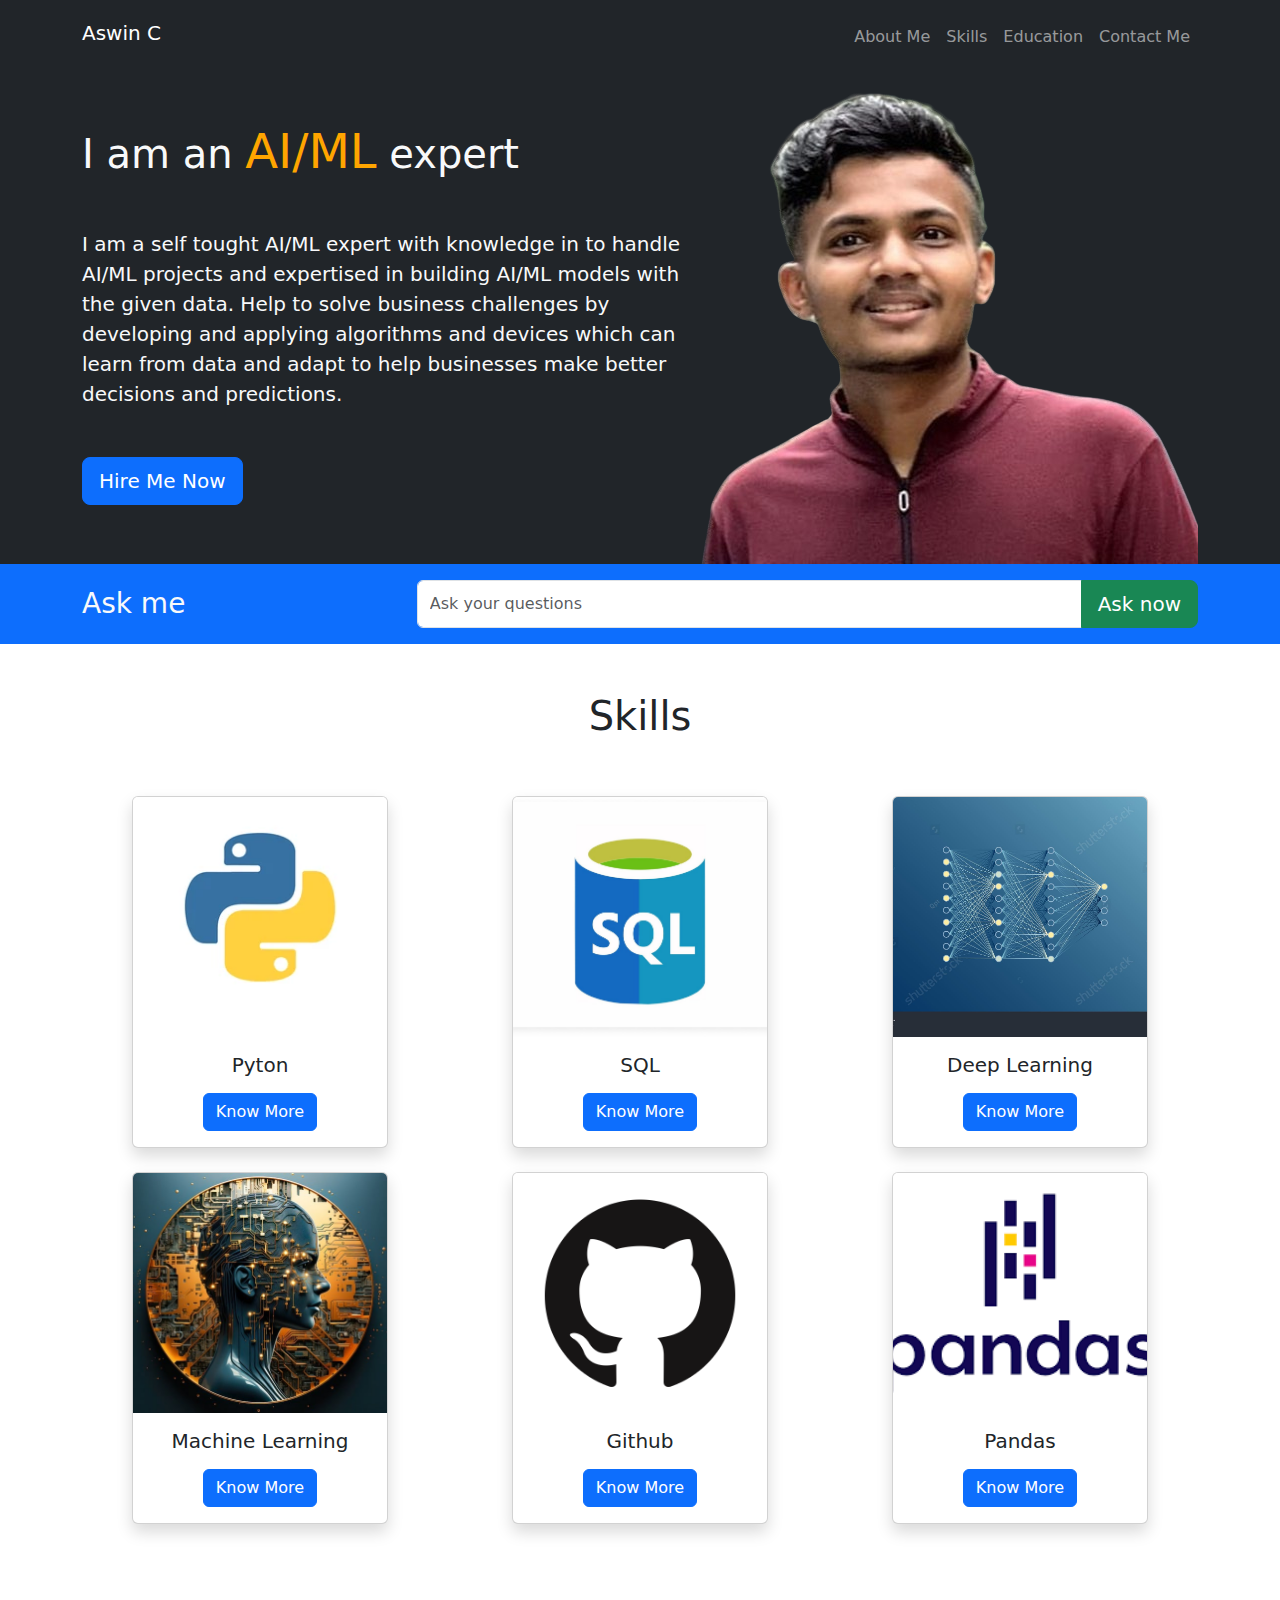
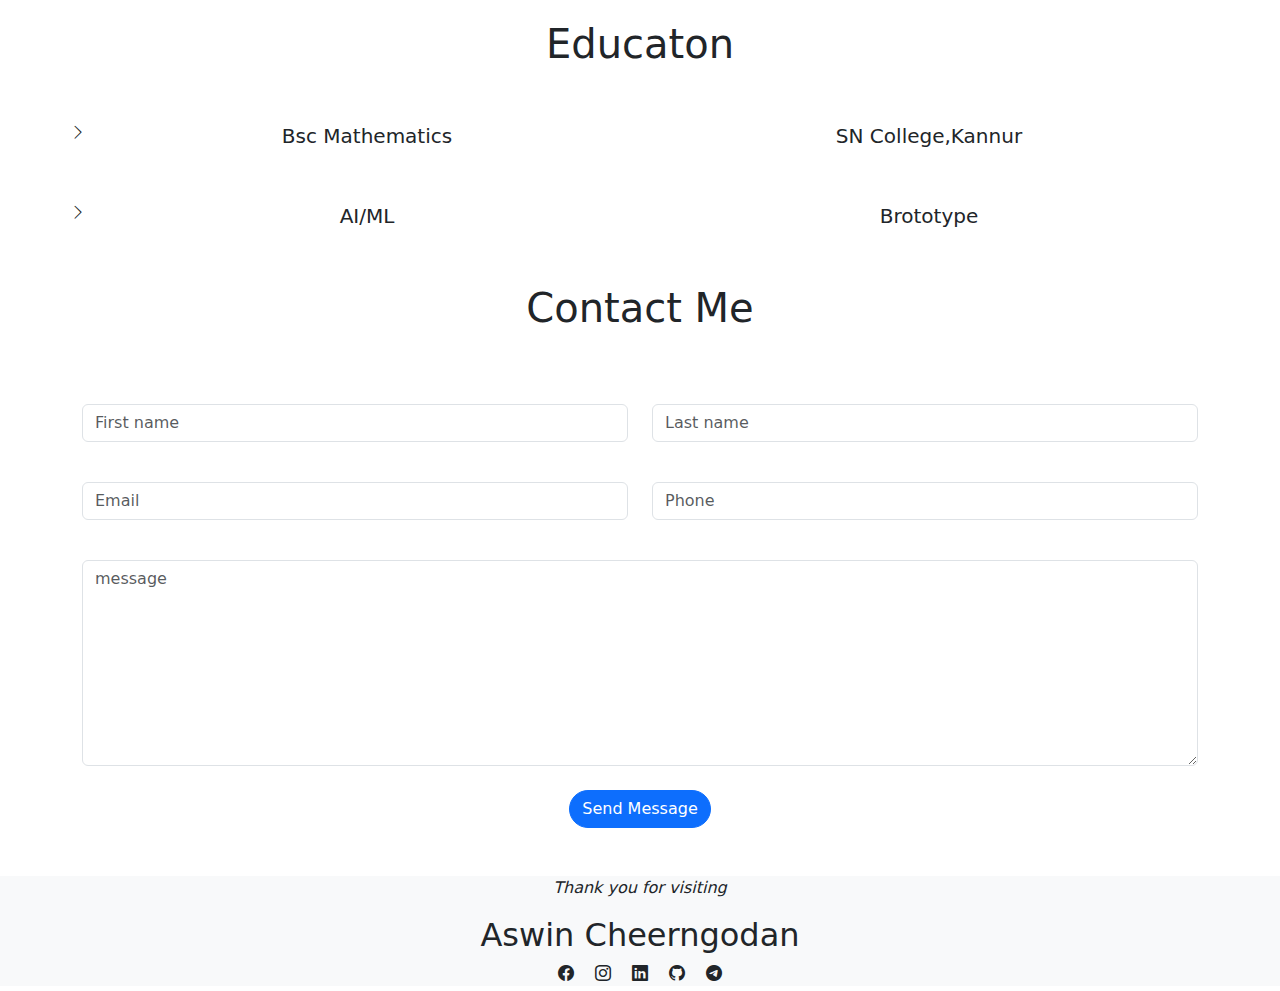
<file: index.html>
<!DOCTYPE html>
<html lang="en">
<head>
    <meta charset="UTF-8">
    <meta name="viewport" content="width=device-width, initial-scale=1.0">
    <title>Document</title>
    <link rel="stylesheet" href="style.css" type="text/css">
    <link href="https://cdn.jsdelivr.net/npm/bootstrap@5.3.3/dist/css/bootstrap.min.css" rel="stylesheet" integrity="sha384-QWTKZyjpPEjISv5WaRU9OFeRpok6YctnYmDr5pNlyT2bRjXh0JMhjY6hW+ALEwIH" crossorigin="anonymous">
    
    <link rel="stylesheet" href="https://cdn.jsdelivr.net/npm/bootstrap-icons@1.11.3/font/bootstrap-icons.min.css">
</head>
<body>
  <!-- navbar -->
  <nav class="navbar navbar-expand-lg bg-dark navbar-dark fixed-top">
    <div class="container py-2">
      <h3 href="" class="navbar-brand">Aswin C</h3>
      <button class="navbar-toggler" type="button" data-bs-toggle="collapse" data-bs-target="#navmenu">
        <span class="navbar-toggler-icon"></span>
      </button>
      
      <div class="collapse navbar-collapse" id="navmenu">
        <ul class="navbar-nav ms-auto">
          <li class="nav-item">
            <a href="#about" class="nav-link">About Me</a>
          </li>
          <li class="nav-item">
            <a href="#skills" class="nav-link">Skills</a>
          </li>
          <li class="nav-item">
            <a href="#education" class="nav-link">Education</a>
          </li>
          <li class="nav-item">
            <a href="#contact" class="nav-link">Contact Me</a>
          </li>
        </ul>
      </div>
    </div>
  </nav>
  <!-- showcase  -->
  <section class="bg-dark text-light p-5 p-lg-0 pt-lg-5 text-center text-md-start " id="about">
    <div class="container pt-3">
      <div class="d-md-flex align-items-center justify-content-between">
        <div>
          <h1>I am an <span class="profession">AI/ML</span> expert</h1>
          <p class="lead my-5">
            I am a self tought AI/ML expert with knowledge in to handle AI/ML projects and expertised in building AI/ML models with the given data. 
            Help to solve business challenges by developing and applying algorithms and devices which can learn from data and adapt to help businesses make better decisions and predictions.
          </p>
          <button class="btn btn-primary btn-lg">Hire Me Now</button>
        </div>
        <img class="img-fluid w-10 h-auto ms-auto" src="images/profile-pic__6_-removebg-preview.png" alt="">
      </div>
    </div>
  </section>
  <!-- ask me  -->
  <section class="bg-primary text-light p-3">
    <div class="container">
      <div class="d-md-flex justify-conetnt-between align-items-center">
        <h3 class="mb-3 mb-md-0">Ask me</h3>

        <div class="input-group qsn-input ms-auto">
          <input type="text" class="form-control" placeholder="Ask your questions">
          <button class="btn btn-success btn-lg" type="button">Ask now</button>
        </div>
      </div>
    </div>
  </section>
  <!-- boxes  -->
  <section class="p-5 pt-0 " id="skills">
    <div class="container">
      <div class="h1 text-center p-5 mt-0">Skills</div>
      <div class="row text-center g-4 justify-content-between">
        <div class="col-md-6 col-lg-4">
          <div class="card m-auto shadow"style="width: 16rem;">
            <img src="images/vector-illustration-icon-python-programming-260nw-1397241389.webp" class="card-img-top img-in-card" alt="...">
            <div class="card-body">
              <h5 class="card-title">Pyton</h5>
              <p class="card-text"></p>
              <a href="#" class="btn btn-primary">Know More</a>
            </div>
          </div>
        </div>
        <div class="col-md-6 col-lg-4">
          <div class="card m-auto shadow" style="width: 16rem;">
            <img src="images/IMG_3349.jpg" class="card-img-top img-in-card" alt="..." >
            <div class="card-body">
              <h5 class="card-title">SQL</h5>
              <p class="card-text"></p>
              <a href="#" class="btn btn-primary">Know More</a>
            </div>
          </div>
        </div>
        <div class="col-md-6 col-lg-4">
          <div class="card m-auto shadow" style="width: 16rem;">
            <img src="images/stock-vector-architecture-of-convolutional-neural-network-in-vector-how-ai-work-data-science-machine-learning-2216548059.jpg" class="card-img-top img-in-card" alt="...">
            <div class="card-body">
              <h5 class="card-title">Deep Learning</h5>
              <p class="card-text"></p>
              <a href="#" class="btn btn-primary">Know More</a>
            </div>
          </div>
        </div>
        <div class="col-md-6 col-lg-4">
          <div class="card m-auto shadow" style="width: 16rem;">
            <img src="images/ai-generated-8188691_640.jpg" class="card-img-top img-in-card" alt="...">
            <div class="card-body">
              <h5 class="card-title">Machine Learning</h5>
              <p class="card-text"></p>
              <a href="#" class="btn btn-primary">Know More</a>
            </div>
          </div>
        </div>
        <div class="col-md-6 col-lg-4">
          <div class="card m-auto shadow" style="width: 16rem;">
            <img src="images/GitHub-Mark-ea2971cee799.png" class="card-img-top img-in-card" alt="...">
            <div class="card-body">
              <h5 class="card-title">Github</h5>
              <p class="card-text"></p>
              <a href="#" class="btn btn-primary">Know More</a>
            </div>
          </div>
        </div>
        <div class="col-md-6 col-lg-4">
          <div class="card m-auto shadow" style="width: 16rem;">
            <img src="images/images.png" class="card-img-top img-in-card" alt="...">
            <div class="card-body">
              <h5 class="card-title">Pandas</h5>
              <p class="card-text"></p>
              <a href="#" class="btn btn-primary">Know More</a>
            </div>
          </div>
        </div>
      </div>
    </div>
  </section>
  <!-- Educaton -->
  <section class="pt-5 text-center" id="education">
    <div class="container">
      <h1>Educaton</h1>
      <div class="row py-5 bi bi-chevron-right">
        <div class="col">
          <h5>Bsc Mathematics</h5>
        </div>
        <div class="col">
          <h5>SN College,Kannur</h5>
        </div>
      </div>
      <div class="row bi bi-chevron-right">
        <div class="col">
          <h5>AI/ML</h5>
        </div>
        <div class="col">
          <h5>Brototype</h5>
        </div>
      </div>
    </div>
  </section>
  <!-- forms -->
  <section class="my-5 " id="contact">
    <div class="container text-center">
      <h1>Contact Me</h1>
      <div class="row g-4 mt-5">
        <div class="col">
          <input type="text" class="form-control" placeholder="First name" aria-label="First name">
        </div>
        <div class="col">
          <input type="text" class="form-control" placeholder="Last name" aria-label="Last name">
        </div>
      </div>
      <div class="row g-4 mt-3">
        <div class="col">
          <input type="text" class="form-control" placeholder="Email">
        </div>
        <div class="col">
          <input type="text" class="form-control" placeholder="Phone">
        </div>
      </div>
      <div class="row g-4 mt-3">
        <div class="col">
          <textarea type="text" class="form-control" placeholder="message" rows="8"></textarea>
        </div>
      </div>
      <button class="btn btn-primary mt-4 rounded-pill">Send Message</button>
    </div>
  </section>
  <!-- footer -->
  <section class="text-center bg-light">
    <div class="container">
      <div class="row">
       <p class="fst-italic">Thank you for visiting</p>
      </div>
      <div class="row">
       <h2>Aswin Cheerngodan</h2>
      </div>
       <i class="bi bi-facebook p-2" role="button"></i>
       <i class="bi bi-instagram p-2"></i>
       <i class="bi bi-linkedin p-2"></i>
       <i class="bi bi-github p-2"></i>
       <i class="bi bi-telegram p-2"></i>
    
    </div>
  </section>
  <script src="https://cdn.jsdelivr.net/npm/bootstrap@5.3.3/dist/js/bootstrap.bundle.min.js" integrity="sha384-YvpcrYf0tY3lHB60NNkmXc5s9fDVZLESaAA55NDzOxhy9GkcIdslK1eN7N6jIeHz" crossorigin="anonymous"></script>
</body>
</html>
</file>
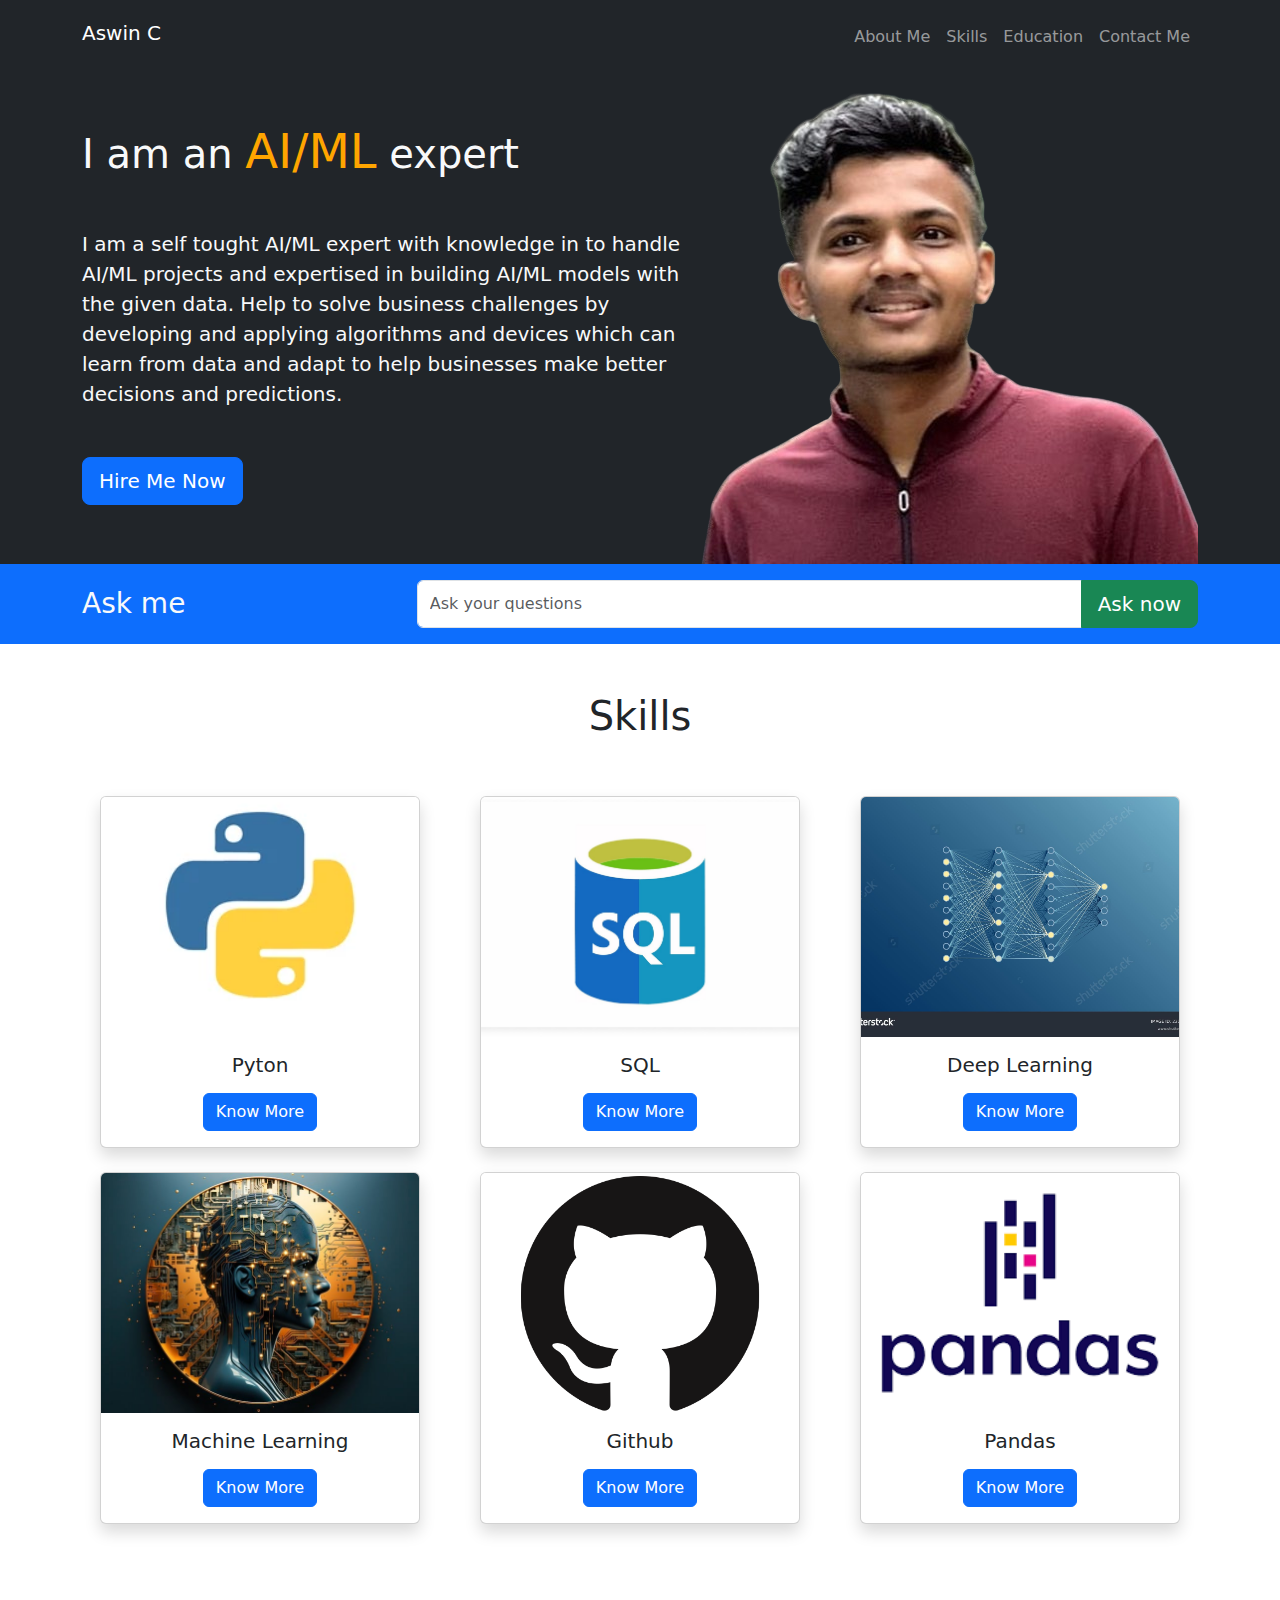
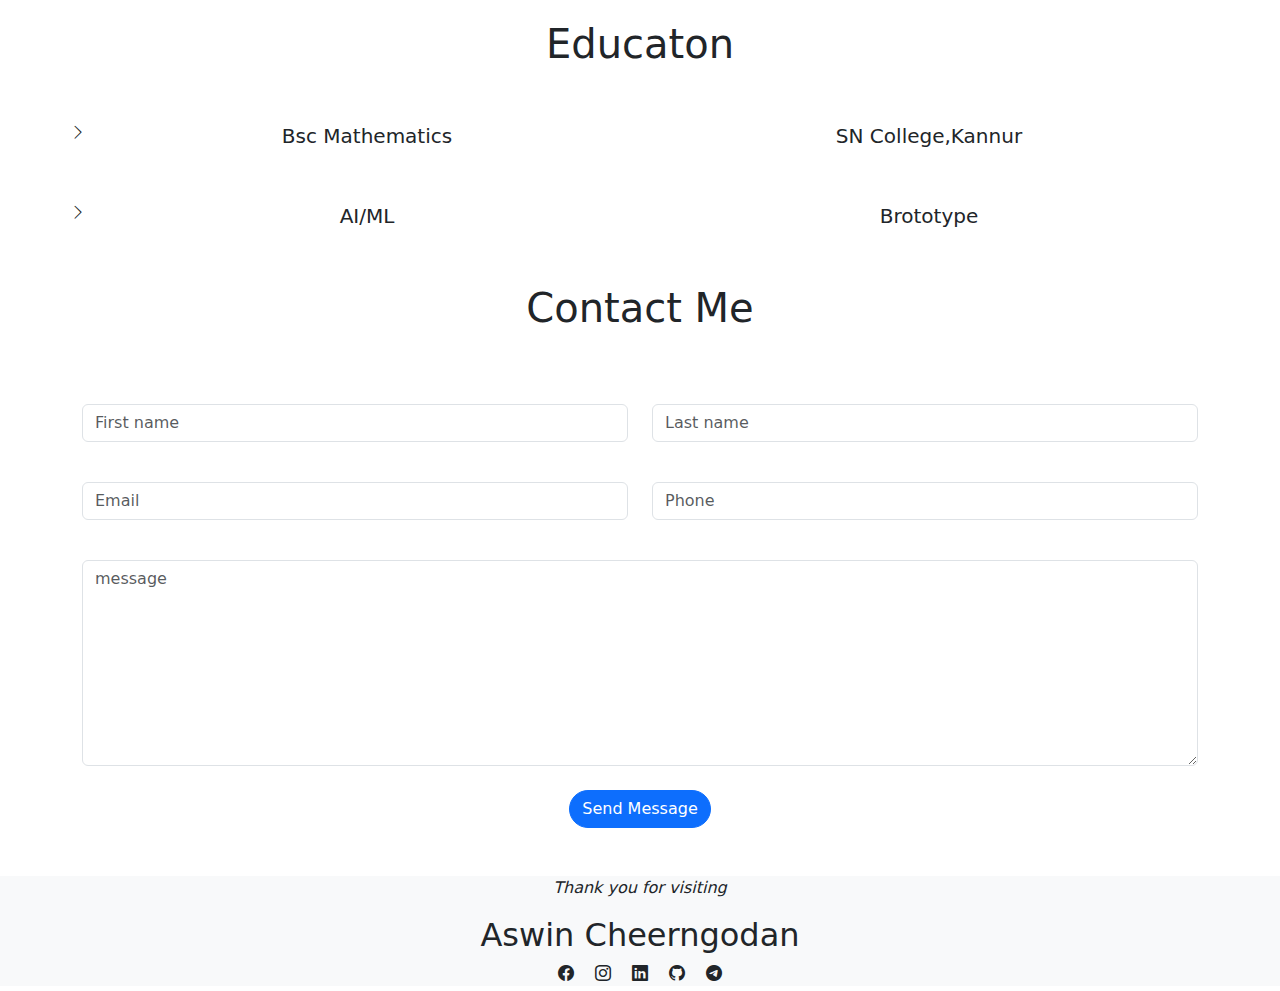
<file: Portfolio.html>
<!DOCTYPE html>
<html lang="en">
<head>
    <meta charset="UTF-8">
    <meta name="viewport" content="width=device-width, initial-scale=1.0">
    <title>Document</title>
    <link rel="stylesheet" href="portfolio.css" type="text/css">
    <link href="https://cdn.jsdelivr.net/npm/bootstrap@5.3.3/dist/css/bootstrap.min.css" rel="stylesheet" integrity="sha384-QWTKZyjpPEjISv5WaRU9OFeRpok6YctnYmDr5pNlyT2bRjXh0JMhjY6hW+ALEwIH" crossorigin="anonymous">
    
    <link rel="stylesheet" href="https://cdn.jsdelivr.net/npm/bootstrap-icons@1.11.3/font/bootstrap-icons.min.css">
</head>
<body>
  <!-- navbar -->
  <nav class="navbar navbar-expand-lg bg-dark navbar-dark fixed-top">
    <div class="container py-2">
      <h3 href="" class="navbar-brand">Aswin C</h3>
      <button class="navbar-toggler" type="button" data-bs-toggle="collapse" data-bs-target="#navmenu">
        <span class="navbar-toggler-icon"></span>
      </button>
      
      <div class="collapse navbar-collapse" id="navmenu">
        <ul class="navbar-nav ms-auto">
          <li class="nav-item">
            <a href="#about" class="nav-link">About Me</a>
          </li>
          <li class="nav-item">
            <a href="#skills" class="nav-link">Skills</a>
          </li>
          <li class="nav-item">
            <a href="#education" class="nav-link">Education</a>
          </li>
          <li class="nav-item">
            <a href="#contact" class="nav-link">Contact Me</a>
          </li>
        </ul>
      </div>
    </div>
  </nav>
  <!-- showcase  -->
  <section class="bg-dark text-light p-5 p-lg-0 pt-lg-5 text-center text-md-start " id="about">
    <div class="container pt-3">
      <div class="d-md-flex align-items-center justify-content-between">
        <div>
          <h1>I am an <span class="profession">AI/ML</span> expert</h1>
          <p class="lead my-5">
            I am a self tought AI/ML expert with knowledge in to handle AI/ML projects and expertised in building AI/ML models with the given data. 
            Help to solve business challenges by developing and applying algorithms and devices which can learn from data and adapt to help businesses make better decisions and predictions.
          </p>
          <button class="btn btn-primary btn-lg">Hire Me Now</button>
        </div>
        <img class="img-fluid w-10 h-auto ms-auto" src="images/profile-pic__6_-removebg-preview.png" alt="">
      </div>
    </div>
  </section>
  <!-- ask me  -->
  <section class="bg-primary text-light p-3">
    <div class="container">
      <div class="d-md-flex justify-conetnt-between align-items-center">
        <h3 class="mb-3 mb-md-0">Ask me</h3>

        <div class="input-group qsn-input ms-auto">
          <input type="text" class="form-control" placeholder="Ask your questions">
          <button class="btn btn-success btn-lg" type="button">Ask now</button>
        </div>
      </div>
    </div>
  </section>
  <!-- boxes  -->
  <section class="p-5 pt-0 " id="skills">
    <div class="container">
      <div class="h1 text-center p-5 mt-0">Skills</div>
      <div class="row text-center g-4 justify-content-between">
        <div class="col-md">
          <div class="card m-auto shadow"style="width: 20rem;">
            <img src="images/vector-illustration-icon-python-programming-260nw-1397241389.webp" class="card-img-top img-in-card" alt="...">
            <div class="card-body">
              <h5 class="card-title">Pyton</h5>
              <p class="card-text"></p>
              <a href="#" class="btn btn-primary">Know More</a>
            </div>
          </div>
        </div>
        <div class="col-md">
          <div class="card m-auto shadow" style="width: 20rem;">
            <img src="images/IMG_3349.jpg" class="card-img-top img-in-card" alt="..." >
            <div class="card-body">
              <h5 class="card-title">SQL</h5>
              <p class="card-text"></p>
              <a href="#" class="btn btn-primary">Know More</a>
            </div>
          </div>
        </div>
        <div class="col-md">
          <div class="card m-auto shadow" style="width: 20rem;">
            <img src="images/stock-vector-architecture-of-convolutional-neural-network-in-vector-how-ai-work-data-science-machine-learning-2216548059.jpg" class="card-img-top img-in-card" alt="...">
            <div class="card-body">
              <h5 class="card-title">Deep Learning</h5>
              <p class="card-text"></p>
              <a href="#" class="btn btn-primary">Know More</a>
            </div>
          </div>
        </div>
        <div class="col-md">
          <div class="card m-auto shadow" style="width: 20rem;">
            <img src="images/ai-generated-8188691_640.jpg" class="card-img-top img-in-card" alt="...">
            <div class="card-body">
              <h5 class="card-title">Machine Learning</h5>
              <p class="card-text"></p>
              <a href="#" class="btn btn-primary">Know More</a>
            </div>
          </div>
        </div>
        <div class="col-md">
          <div class="card m-auto shadow" style="width: 20rem;">
            <img src="images/GitHub-Mark-ea2971cee799.png" class="card-img-top img-in-card" alt="...">
            <div class="card-body">
              <h5 class="card-title">Github</h5>
              <p class="card-text"></p>
              <a href="#" class="btn btn-primary">Know More</a>
            </div>
          </div>
        </div>
        <div class="col-md">
          <div class="card m-auto shadow" style="width: 20rem;">
            <img src="images/images.png" class="card-img-top img-in-card" alt="...">
            <div class="card-body">
              <h5 class="card-title">Pandas</h5>
              <p class="card-text"></p>
              <a href="#" class="btn btn-primary">Know More</a>
            </div>
          </div>
        </div>
      </div>
    </div>
  </section>
  <!-- Educaton -->
  <section class="pt-5 text-center" id="education">
    <div class="container">
      <h1>Educaton</h1>
      <div class="row py-5 bi bi-chevron-right">
        <div class="col">
          <h5>Bsc Mathematics</h5>
        </div>
        <div class="col">
          <h5>SN College,Kannur</h5>
        </div>
      </div>
      <div class="row bi bi-chevron-right">
        <div class="col">
          <h5>AI/ML</h5>
        </div>
        <div class="col">
          <h5>Brototype</h5>
        </div>
      </div>
    </div>
  </section>
  <!-- forms -->
  <section class="my-5 " id="contact">
    <div class="container text-center">
      <h1>Contact Me</h1>
      <div class="row g-4 mt-5">
        <div class="col">
          <input type="text" class="form-control" placeholder="First name" aria-label="First name">
        </div>
        <div class="col">
          <input type="text" class="form-control" placeholder="Last name" aria-label="Last name">
        </div>
      </div>
      <div class="row g-4 mt-3">
        <div class="col">
          <input type="text" class="form-control" placeholder="Email">
        </div>
        <div class="col">
          <input type="text" class="form-control" placeholder="Phone">
        </div>
      </div>
      <div class="row g-4 mt-3">
        <div class="col">
          <textarea type="text" class="form-control" placeholder="message" rows="8"></textarea>
        </div>
      </div>
      <button class="btn btn-primary mt-4 rounded-pill">Send Message</button>
    </div>
  </section>
  <!-- footer -->
  <section class="text-center bg-light">
    <div class="container">
      <div class="row">
       <p class="fst-italic">Thank you for visiting</p>
      </div>
      <div class="row">
       <h2>Aswin Cheerngodan</h2>
      </div>
       <i class="bi bi-facebook p-2" role="button"></i>
       <i class="bi bi-instagram p-2"></i>
       <i class="bi bi-linkedin p-2"></i>
       <i class="bi bi-github p-2"></i>
       <i class="bi bi-telegram p-2"></i>
    
    </div>
  </section>
  <script src="https://cdn.jsdelivr.net/npm/bootstrap@5.3.3/dist/js/bootstrap.bundle.min.js" integrity="sha384-YvpcrYf0tY3lHB60NNkmXc5s9fDVZLESaAA55NDzOxhy9GkcIdslK1eN7N6jIeHz" crossorigin="anonymous"></script>
</body>
</html>
</file>
<file: style.css>
body{
    margin: 0;
    
}
.profession{
    color:orange;
    font-size: 3rem;
}
@media (min-width:768px) {
    .qsn-input{
        max-width: 70%;
    }
}
.img-in-card{
    width: 10rem;
    height: 15rem;
    object-fit: cover;
}
</file>
<file: portfolio.css>
body{
    margin: 0;
    
}
.profession{
    color:orange;
    font-size: 3rem;
}
@media (min-width:768px) {
    .qsn-input{
        max-width: 70%;
    }
}
.img-in-card{
    width: 10rem;
    height: 15rem;
    object-fit: cover;
}
</file>
